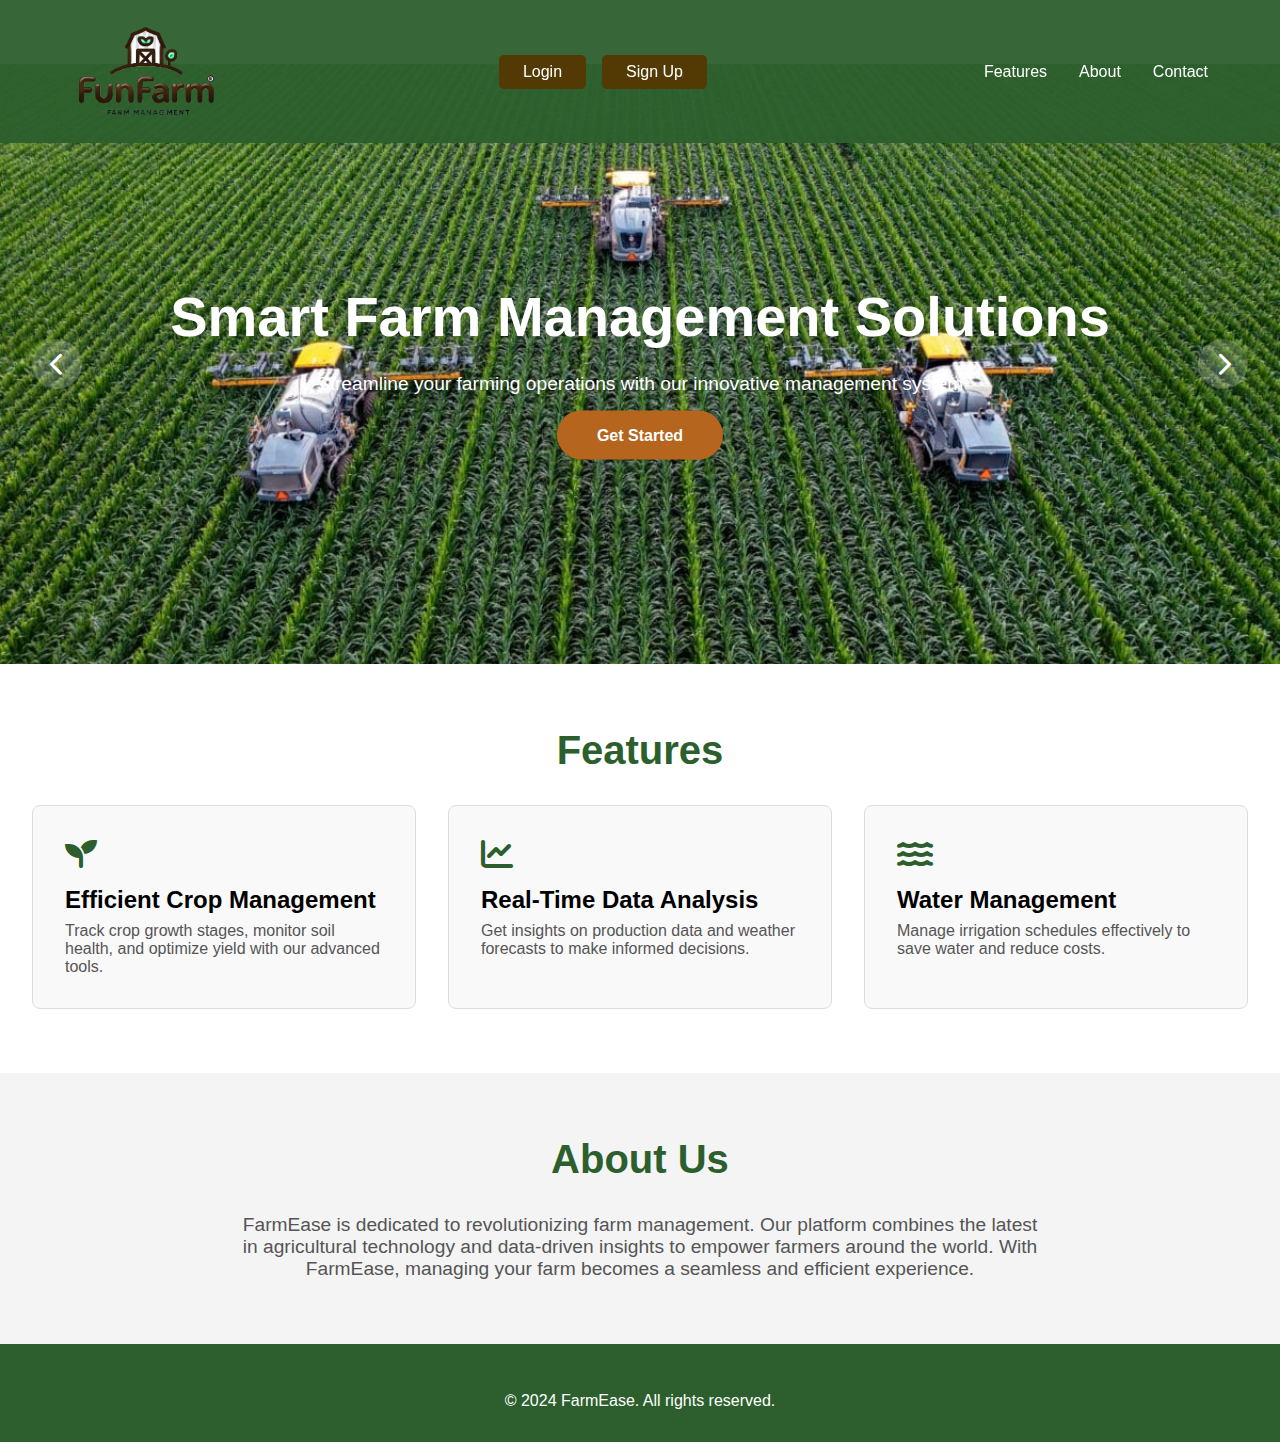
<file: index.html>
<!DOCTYPE html>
<html xmlns:th="http://www.thymeleaf.org" lang="en">
  <head>
    <meta charset="UTF-8" />
    <meta name="viewport" content="width=device-width, initial-scale=1.0" />
    <title th:text="${pageTitle}">FarmEase - Smart Farm Management</title>
    <link rel="stylesheet" th:href="@{/css/styles.css}" />
    <link
      href="https://cdnjs.cloudflare.com/ajax/libs/font-awesome/6.0.0/css/all.min.css"
      rel="stylesheet"
    />
    <style>
      /* Base Styles */
      * {
        margin: 0;
        padding: 0;
        box-sizing: border-box;
        font-family: "Segoe UI", Tahoma, Geneva, Verdana, sans-serif;
      }

      body {
        overflow-x: hidden;
      }

      /* Header Styles */
      header {
        background-color: rgba(44, 95, 45, 0.95);
        padding: 1rem;
        position: fixed;
        width: 100%;
        top: 0;
        z-index: 1000;
        transition: background-color 0.3s;
      }

      header.scrolled {
        background-color: rgba(44, 95, 45, 1);
        box-shadow: 0 2px 10px rgba(0, 0, 0, 0.1);
      }

      nav {
        display: flex;
        justify-content: space-between;
        align-items: center;
        max-width: 1200px;
        margin: 0 auto;
        padding: 0 2rem;
      }

      .auth-links {
        display: flex;
        gap: 1rem;
      }

      .auth-links a {
        color: white;
        background-color: #533a04; /* Brown-yellow color */
        text-decoration: none;
        font-weight: 500;
        padding: 0.5rem 1.5rem;
        border-radius: 5px;
      }

      .auth-links a:hover {
        background-color: #8a4d15; /* Darker shade for hover */
      }

      .nav-center {
        display: flex;
        gap: 2rem;
      }

      .nav-center a {
        color: white;
        text-decoration: none;
        font-weight: 500;
      }

      /* Slideshow Styles */
      .slideshow-container {
        margin-top: 4rem;
        position: relative;
        height: 600px;
        overflow: hidden;
      }

      .slide {
        position: absolute;
        width: 100%;
        height: 100%;
        opacity: 0;
        background-size: cover;
        background-position: center;
        transition: opacity 1s ease-in-out;
      }

      .slide.active {
        opacity: 1;
      }

      .slide-arrow {
        position: absolute;
        top: 50%;
        transform: translateY(-50%);
        width: 50px;
        height: 50px;
        background-color: rgba(255, 255, 255, 0.2);
        border-radius: 50%;
        display: flex;
        align-items: center;
        justify-content: center;
        cursor: pointer;
        z-index: 10;
      }

      .slide-arrow.prev {
        left: 2rem;
      }

      .slide-arrow.next {
        right: 2rem;
      }

      .slide-arrow i {
        color: white;
        font-size: 1.5rem;
      }

      .hero-content {
        position: absolute;
        top: 50%;
        left: 50%;
        transform: translate(-50%, -50%);
        text-align: center;
        color: white;
        width: 80%;
      }

      .hero-content h1 {
        font-size: 3.5rem;
        margin-bottom: 1.5rem;
      }

      .hero-content p {
        font-size: 1.2rem;
        margin-bottom: 2rem;
      }

      .cta-button {
        padding: 1rem 2.5rem;
        background-color: #b5651d; /* Brown-yellow color */
        color: white;
        text-decoration: none;
        border-radius: 50px;
        font-weight: 600;
      }

      .cta-button:hover {
        background-color: #f1ab12; /* Darker shade for hover */
      }

      /* Features Section */
      .features-section {
        padding: 4rem 2rem;
        text-align: center;
      }

      .features-section h2 {
        font-size: 2.5rem;
        margin-bottom: 2rem;
        color: #2c5f2d;
      }

      .features-list {
        display: flex;
        gap: 2rem;
        flex-wrap: wrap;
        justify-content: center;
      }

      .feature-item {
        flex: 1 1 300px;
        padding: 2rem;
        border: 1px solid #ddd;
        border-radius: 8px;
        background-color: #f9f9f9;
        text-align: left;
      }

      .feature-item i {
        font-size: 2rem;
        color: #2c5f2d;
      }

      .feature-item h3 {
        margin-top: 1rem;
        font-size: 1.5rem;
      }

      .feature-item p {
        margin-top: 0.5rem;
        color: #555;
      }

      /* About Section */
      .about-section {
        padding: 4rem 2rem;
        background-color: #f4f4f4;
        text-align: center;
      }

      .about-section h2 {
        font-size: 2.5rem;
        margin-bottom: 2rem;
        color: #2c5f2d;
      }

      .about-content {
        max-width: 800px;
        margin: 0 auto;
        font-size: 1.2rem;
        color: #555;
      }

      /* Footer Section */
      footer {
        padding: 2rem;
        background-color: #2c5f2d;
        color: white;
        text-align: center;
      }

      footer p {
        margin-top: 1rem;
        font-size: 1rem;
      }
      .logo-m {
        height: 100%;
      }
      .logo-m img {
        width: 150px;
        height: 100%;
      }
    </style>
  </head>
  <body>
    <!-- Header -->
    <header>
      <nav>
        <div class="logo-m">
          <img src="logo3.png" />
        </div>
        <div class="auth-links">
          <a href="login.html">Login</a>
          <a href="register.html">Sign Up</a>
        </div>
        <div class="nav-center">
          <a href="#features">Features</a>
          <a href="#about">About</a>
          <a href="#contact">Contact</a>
        </div>
      </nav>
    </header>

    <!-- Slideshow Container -->
    <div class="slideshow-container">
      <div
        class="slide active"
        style="background-image: url('background1.jpg')"
      ></div>
      <div class="slide" style="background-image: url('background2.jpg')"></div>
      <div class="slide" style="background-image: url('background3.jpg')"></div>

      <div class="slide-arrow prev"><i class="fas fa-chevron-left"></i></div>
      <div class="slide-arrow next"><i class="fas fa-chevron-right"></i></div>

      <div class="hero-content">
        <h1>Smart Farm Management Solutions</h1>
        <p>
          Streamline your farming operations with our innovative management
          system
        </p>
        <a href="login.html" class="cta-button">Get Started</a>
      </div>
    </div>

    <!-- Features Section -->
    <section id="features" class="features-section">
      <h2>Features</h2>
      <div class="features-list">
        <div class="feature-item">
          <i class="fas fa-seedling"></i>
          <h3>Efficient Crop Management</h3>
          <p>
            Track crop growth stages, monitor soil health, and optimize yield
            with our advanced tools.
          </p>
        </div>
        <div class="feature-item">
          <i class="fas fa-chart-line"></i>
          <h3>Real-Time Data Analysis</h3>
          <p>
            Get insights on production data and weather forecasts to make
            informed decisions.
          </p>
        </div>
        <div class="feature-item">
          <i class="fas fa-water"></i>
          <h3>Water Management</h3>
          <p>
            Manage irrigation schedules effectively to save water and reduce
            costs.
          </p>
        </div>
      </div>
    </section>

    <!-- About Section -->
    <section id="about" class="about-section">
      <h2>About Us</h2>
      <div class="about-content">
        <p>
          FarmEase is dedicated to revolutionizing farm management. Our platform
          combines the latest in agricultural technology and data-driven
          insights to empower farmers around the world. With FarmEase, managing
          your farm becomes a seamless and efficient experience.
        </p>
      </div>
    </section>

    <!-- Footer Section -->
    <footer>
      <p>&copy; 2024 FarmEase. All rights reserved.</p>
    </footer>

    <!-- JavaScript for Slideshow -->
    <script>
      let currentSlide = 0;
      const slides = document.querySelectorAll(".slide");
      const prevArrow = document.querySelector(".slide-arrow.prev");
      const nextArrow = document.querySelector(".slide-arrow.next");

      function showSlide(index) {
        slides[currentSlide].classList.remove("active");
        currentSlide = (index + slides.length) % slides.length;
        slides[currentSlide].classList.add("active");
      }

      function autoSlide() {
        showSlide(currentSlide + 1);
      }

      let autoSlideInterval = setInterval(autoSlide, 5000);

      prevArrow.addEventListener("click", () => {
        clearInterval(autoSlideInterval);
        showSlide(currentSlide - 1);
        autoSlideInterval = setInterval(autoSlide, 5000);
      });

      nextArrow.addEventListener("click", () => {
        clearInterval(autoSlideInterval);
        showSlide(currentSlide + 1);
        autoSlideInterval = setInterval(autoSlide, 5000);
      });

      window.addEventListener("scroll", () => {
        document
          .querySelector("header")
          .classList.toggle("scrolled", window.scrollY > 50);
      });
    </script>
  </body>
</html>
</file>
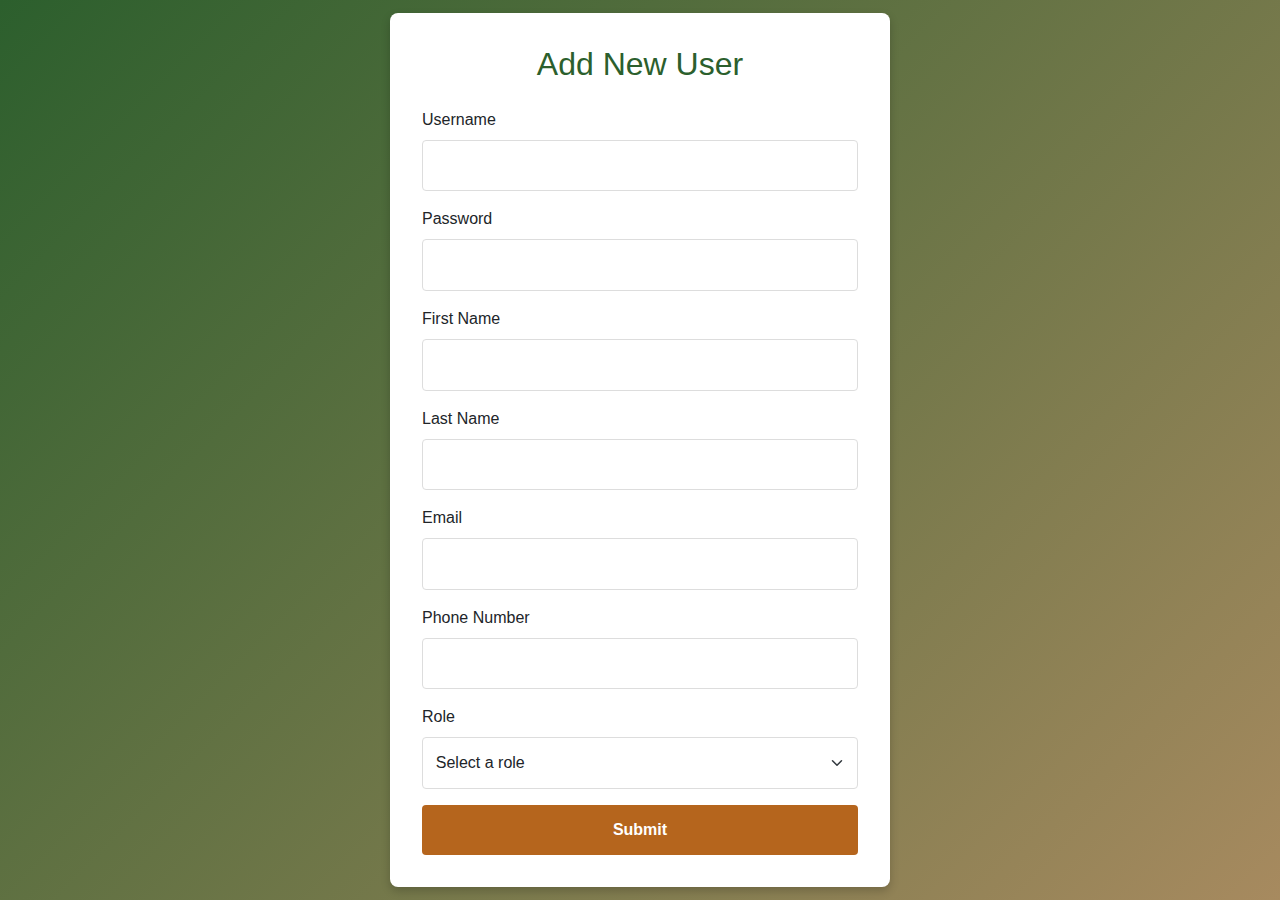
<file: add-user.html>
<!DOCTYPE html>
<html lang="en" xmlns:th="http://www.thymeleaf.org">
  <head>
    <meta charset="utf-8" />
    <title>Add New User</title>
    <link
      href="https://cdn.jsdelivr.net/npm/bootstrap@5.2.2/dist/css/bootstrap.min.css"
      rel="stylesheet"
    />
    <style>
      /* Background and Base Styles */
      body {
        display: flex;
        justify-content: center;
        align-items: center;
        min-height: 100vh;
        margin: 0;
        background: linear-gradient(135deg, #2c5f2d, #a78a5f);
        font-family: Arial, sans-serif;
      }

      /* Centered Form Container */
      .user-form-container {
        width: 100%;
        max-width: 500px;
        padding: 2rem;
        background-color: #ffffff;
        border-radius: 8px;
        box-shadow: 0 4px 10px rgba(0, 0, 0, 0.2);
      }

      /* Title Styles */
      .user-form-container h2 {
        font-size: 2rem;
        color: #2c5f2d;
        text-align: center;
        margin-bottom: 1.5rem;
      }

      /* Button Styles */
      .user-form-container button {
        width: 100%;
        padding: 0.8rem;
        background-color: #b5651d;
        border: none;
        color: #ffffff;
        font-size: 1rem;
        font-weight: bold;
        border-radius: 4px;
        cursor: pointer;
        transition: background-color 0.3s ease;
      }

      .user-form-container button:hover {
        background-color: #8a4d15;
      }

      /* Form Field Styles */
      .user-form-container .form-control,
      .user-form-container .form-select {
        padding: 0.8rem;
        margin-bottom: 1rem;
        border: 1px solid #ddd;
        border-radius: 4px;
        font-size: 1rem;
        box-sizing: border-box;
      }
    </style>
  </head>
  <body>
    <div class="user-form-container">
      <h2>Add New User</h2>
      <form th:action="@{/admin/users}" method="post">
        <div class="mb-3">
          <label for="username" class="form-label">Username</label>
          <input
            type="text"
            id="username"
            name="username"
            class="form-control"
            required
          />
        </div>
        <div class="mb-3">
          <label for="password" class="form-label">Password</label>
          <input
            type="text"
            id="password"
            name="password"
            class="form-control"
            required
          />
        </div>
        <div class="mb-3">
          <label for="firstName" class="form-label">First Name</label>
          <input
            type="text"
            id="firstName"
            name="firstName"
            class="form-control"
            required
          />
        </div>
        <div class="mb-3">
          <label for="lastName" class="form-label">Last Name</label>
          <input
            type="text"
            id="lastName"
            name="lastName"
            class="form-control"
            required
          />
        </div>
        <div class="mb-3">
          <label for="email" class="form-label">Email</label>
          <input
            type="email"
            id="email"
            name="email"
            class="form-control"
            required
          />
        </div>
        <div class="mb-3">
          <label for="phoneNumber" class="form-label">Phone Number</label>
          <input
            type="text"
            id="phoneNumber"
            name="phoneNumber"
            class="form-control"
            required
          />
        </div>
        <div class="mb-3">
          <label for="role" class="form-label">Role</label>
          <select id="role" name="role" class="form-select" required>
            <option value="" disabled selected>Select a role</option>
            <option value="ROLE_USER">Customer</option>
            <option value="ROLE_SELLER">Seller</option>
            <option value="ROLE_ADMIN">Admin</option>
          </select>
        </div>
        <button type="submit" class="btn btn-primary">Submit</button>
      </form>
    </div>
  </body>
</html>
</file>
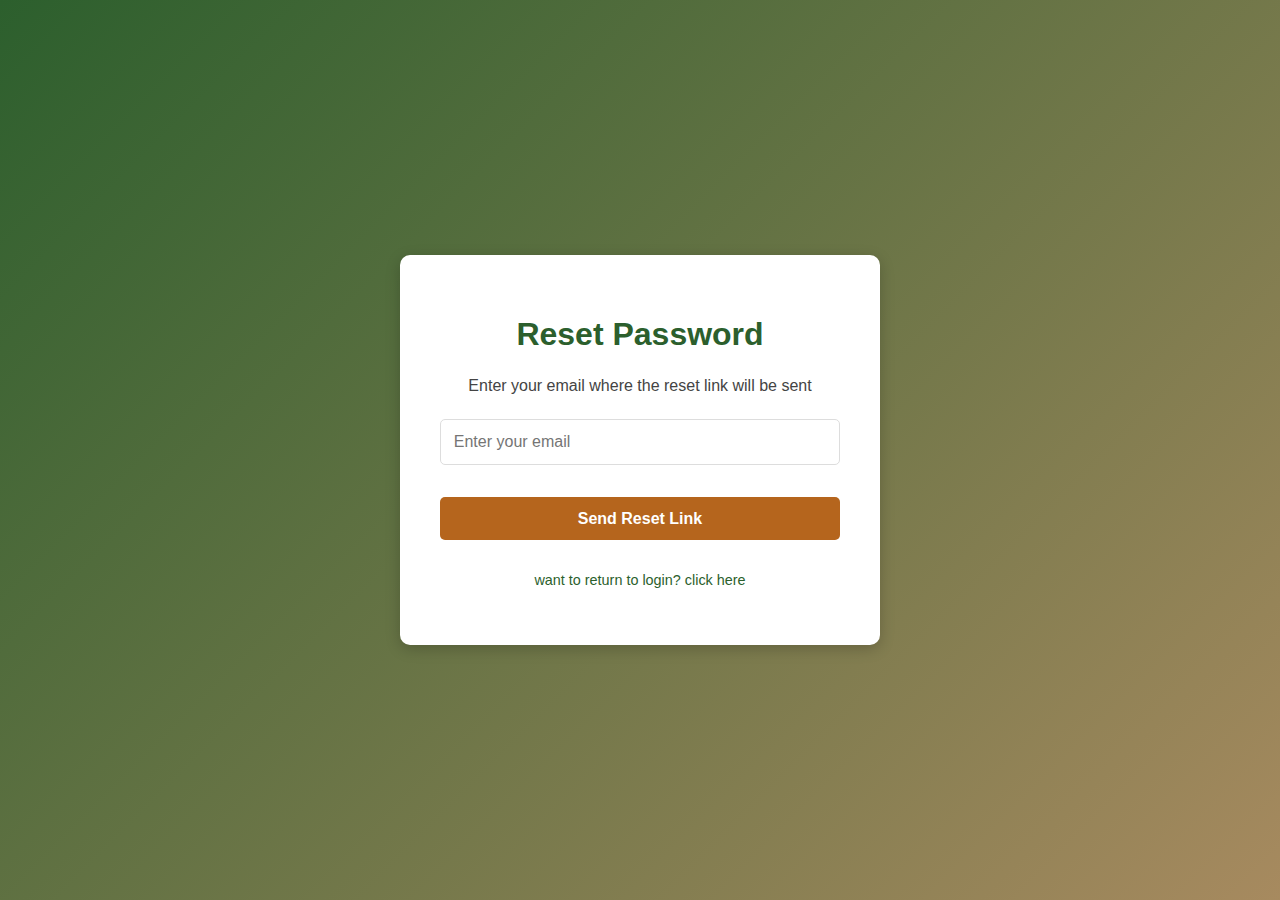
<file: forgot-password.html>
<!DOCTYPE html>
<html xmlns:th="http://www.thymeleaf.org" lang="en">
  <head>
    <meta charset="UTF-8" />
    <meta name="viewport" content="width=device-width, initial-scale=1.0" />
    <title>Forgot Password - FarmEase</title>
    <style>
      /* Base Background */
      body {
        display: flex;
        justify-content: center;
        align-items: center;
        min-height: 100vh;
        margin: 0;
        background: linear-gradient(135deg, #2c5f2d, #a78a5f);
        font-family: Arial, sans-serif;
      }

      /* Container for Forgot Password Section */
      .forgot-password-container {
        width: 400px;
        padding: 2.5rem;
        background-color: #ffffff;
        border-radius: 10px;
        box-shadow: 0 4px 15px rgba(0, 0, 0, 0.2);
        text-align: center;
      }

      /* Title Styling */
      .forgot-password-container h1 {
        font-size: 2rem;
        color: #2c5f2d;
        margin-bottom: 1.5rem;
      }

      /* Motivational Text Styling */
      .forgot-password-container .motivational-text {
        font-size: 1rem;
        color: #444;
        margin-bottom: 1.5rem;
      }

      /* Input Fields */
      .forgot-password-container input[type="email"] {
        width: 100%;
        padding: 0.8rem;
        margin-bottom: 1rem;
        border: 1px solid #ddd;
        border-radius: 5px;
        font-size: 1rem;
        box-sizing: border-box;
      }

      /* Button Styling */
      .forgot-password-container button {
        width: 100%;
        padding: 0.8rem;
        background-color: #b5651d;
        border: none;
        color: #ffffff;
        font-size: 1rem;
        font-weight: bold;
        border-radius: 5px;
        cursor: pointer;
        margin-top: 1rem;
        transition: background-color 0.3s ease;
      }

      .forgot-password-container button:hover {
        background-color: #8a4d15;
      }

      /* Link Styling */
      .forgot-password-container a {
        color: #2c5f2d;
        text-decoration: none;
        font-size: 0.9rem;
        display: inline-block;
        margin-top: 1rem;
        transition: color 0.3s ease;
      }

      .forgot-password-container a:hover {
        color: #1d441e;
      }
    </style>
  </head>
  <body>
    <div class="forgot-password-container">
      <h1>Reset Password</h1>
      <p class="motivational-text">
        Enter your email where the reset link will be sent
      </p>
      <div th:if="${message}" class="message" th:text="${message}"></div>
      <form action="#" th:action="@{/forgot-password}" method="post">
        <input
          type="email"
          id="email"
          name="email"
          placeholder="Enter your email"
          required
        />
        <button type="submit">Send Reset Link</button>
      </form>
      <p><a th:href="@{/login}">want to return to login? click here</a></p>
    </div>
  </body>
</html>
</file>
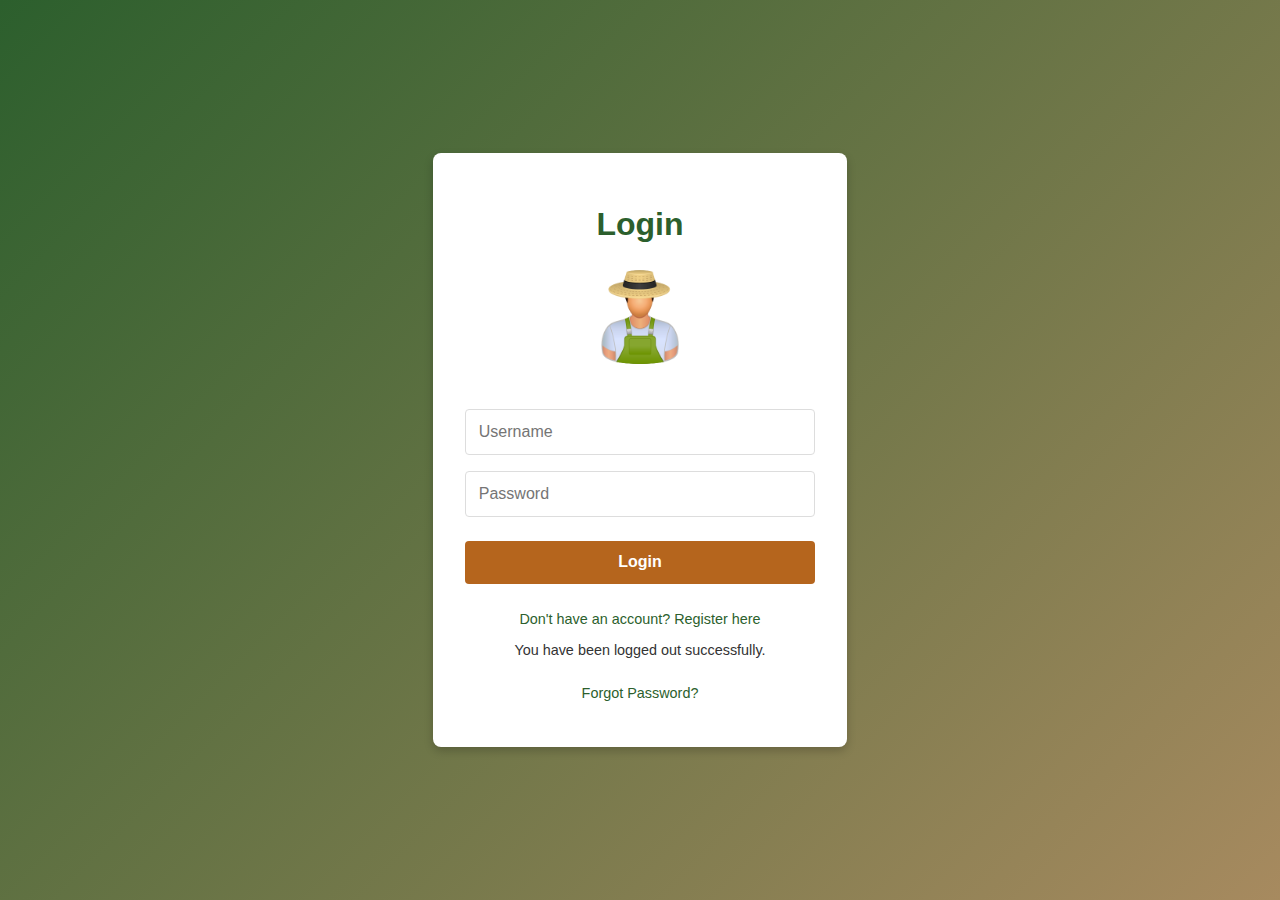
<file: login.html>
<!DOCTYPE html>
<html xmlns:th="http://www.thymeleaf.org" lang="en">
  <head>
    <meta charset="UTF-8" />
    <meta name="viewport" content="width=device-width, initial-scale=1.0" />
    <title>Login - FarmEase</title>
    <style>
      /* Background and Base Styles */
      body {
        display: flex;
        justify-content: center;
        align-items: center;
        min-height: 100vh;
        margin: 0;
        background: linear-gradient(135deg, #2c5f2d, #a78a5f);
        font-family: Arial, sans-serif;
      }

      /* Centered Form Container */
      .login-container {
        width: 350px;
        padding: 2rem;
        background-color: #ffffff;
        border-radius: 8px;
        box-shadow: 0 4px 10px rgba(0, 0, 0, 0.2);
        text-align: center;
      }

      /* Title Styles */
      .login-container h1 {
        font-size: 2rem;
        color: #2c5f2d;
        margin-bottom: 0.5rem;
      }

      /* Icon Styles */
      .login-icon {
        width: 100px;
        margin: 1rem 0;
      }

      /* Form Field Styles */
      .login-container input[type="text"],
      .login-container input[type="password"] {
        width: 100%;
        padding: 0.8rem;
        margin: 0.5rem 0;
        border: 1px solid #ddd;
        border-radius: 4px;
        font-size: 1rem;
        box-sizing: border-box;
      }

      /* Button Styles */
      .login-container button {
        width: 100%;
        padding: 0.8rem;
        background-color: #b5651d;
        border: none;
        color: #ffffff;
        font-size: 1rem;
        font-weight: bold;
        border-radius: 4px;
        cursor: pointer;
        margin-top: 1rem;
        transition: background-color 0.3s ease;
      }

      .login-container button:hover {
        background-color: #8a4d15;
      }

      /* Link Styles */
      .login-container a {
        color: #2c5f2d;
        text-decoration: none;
        font-size: 0.9rem;
        display: inline-block;
        margin-top: 0.8rem;
        transition: color 0.3s ease;
      }

      .login-container a:hover {
        color: #1d441e;
      }

      /* Message and Error Styles */
      .login-container p {
        font-size: 0.9rem;
        color: #333;
        margin-top: 0.5rem;
      }

      .login-container p[th\\:if="${param.logout}"] {
        color: green;
      }
    </style>
  </head>
  <body>
    <div class="login-container">
      <h1>Login</h1>
      <!-- Farmer Icon -->
      <img src="icon30.png" alt="Farmer Icon" class="login-icon" />

      <div>
        <p th:text="${message}"></p>
      </div>
      <form action="#" th:action="@{/login}" method="post">
        <input type="text" name="username" placeholder="Username" required />
        <input
          type="password"
          name="password"
          placeholder="Password"
          required
        />
        <button type="submit">Login</button>
      </form>
      <p th:text="${error}"></p>
      <p><a th:href="@{/register}">Don't have an account? Register here</a></p>
      <p th:if="${param.logout}">You have been logged out successfully.</p>
      <p><a href="forgot-password.html">Forgot Password?</a></p>
    </div>
  </body>
</html>
</file>
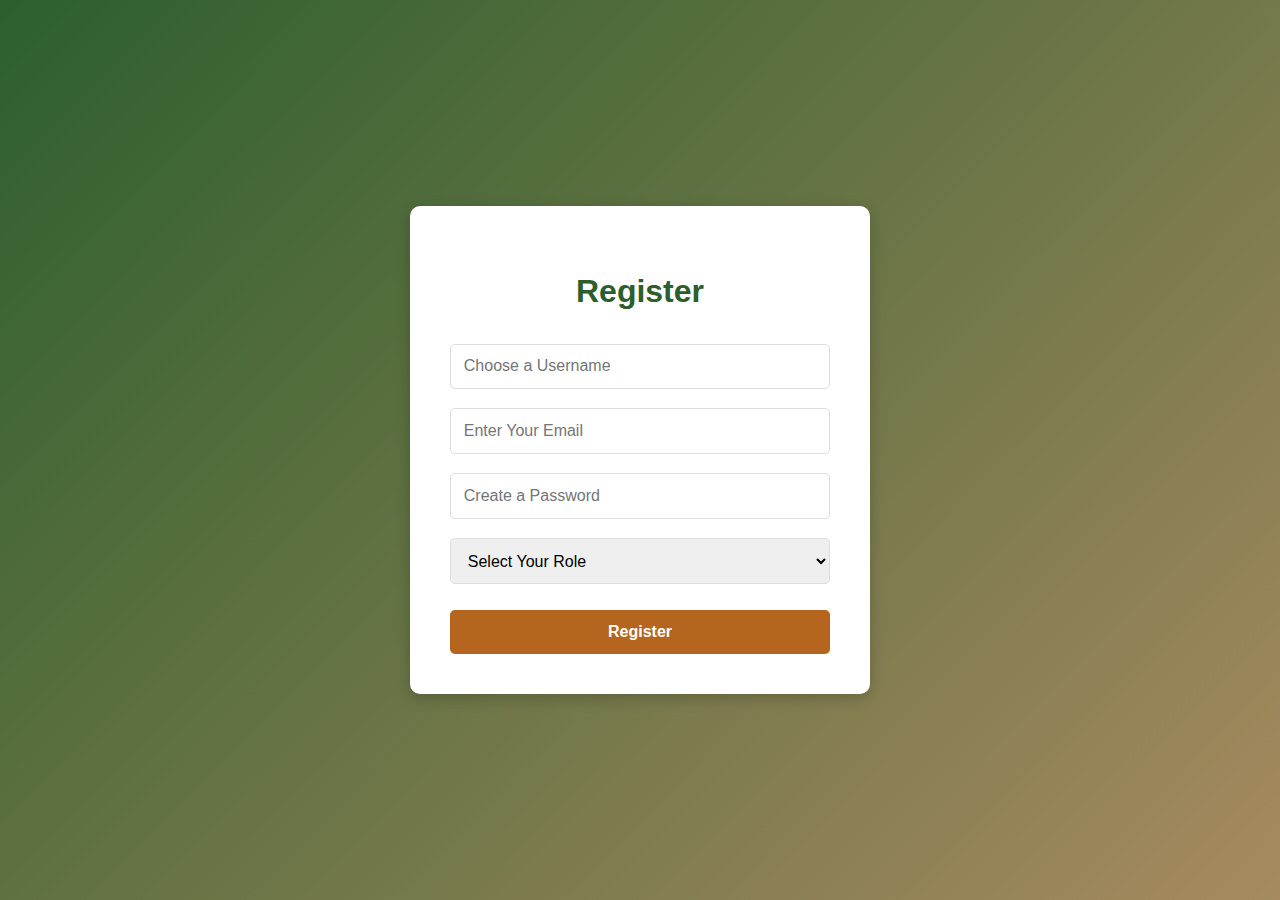
<file: register.html>
<!DOCTYPE html>
<html xmlns:th="http://www.thymeleaf.org" lang="en">
  <head>
    <meta charset="UTF-8" />
    <meta name="viewport" content="width=device-width, initial-scale=1.0" />
    <title>Register - FarmEase</title>
    <style>
      /* Background and Base Styles */
      body {
        display: flex;
        justify-content: center;
        align-items: center;
        min-height: 100vh;
        margin: 0;
        background: linear-gradient(135deg, #2c5f2d, #a78a5f);
        font-family: Arial, sans-serif;
      }

      /* Centered Form Container */
      .register-container {
        width: 380px;
        padding: 2.5rem;
        background-color: #ffffff;
        border-radius: 10px;
        box-shadow: 0 4px 15px rgba(0, 0, 0, 0.2);
        text-align: center;
      }

      /* Title Styles */
      .register-container h2 {
        font-size: 2rem;
        color: #2c5f2d;
        margin-bottom: 1.5rem;
      }

      /* Form Field Styles */
      .register-container input[type="text"],
      .register-container input[type="email"],
      .register-container input[type="password"],
      .register-container select {
        width: 100%;
        padding: 0.8rem;
        margin: 0.6rem 0;
        border: 1px solid #ddd;
        border-radius: 5px;
        font-size: 1rem;
        box-sizing: border-box;
      }

      /* Button Styles */
      .register-container button {
        width: 100%;
        padding: 0.8rem;
        background-color: #b5651d;
        border: none;
        color: #ffffff;
        font-size: 1rem;
        font-weight: bold;
        border-radius: 5px;
        cursor: pointer;
        margin-top: 1rem;
        transition: background-color 0.3s ease;
      }

      .register-container button:hover {
        background-color: #8a4d15;
      }

      /* Responsive Link Style */
      .register-container a {
        color: #2c5f2d;
        text-decoration: none;
        font-size: 0.9rem;
        display: inline-block;
        margin-top: 0.8rem;
        transition: color 0.3s ease;
      }

      .register-container a:hover {
        color: #1d441e;
      }
    </style>
  </head>
  <body>
    <div class="register-container">
      <h2>Register</h2>
      <form
        action="#"
        th:action="@{/register}"
        method="post"
        th:object="${user}"
      >
        <input
          type="text"
          th:field="*{username}"
          placeholder="Choose a Username"
          required
        />
        <input
          type="email"
          th:field="*{email}"
          placeholder="Enter Your Email"
          required
        />
        <input
          type="password"
          th:field="*{password}"
          placeholder="Create a Password"
          required
        />

        <!-- Role Selection -->
        <select th:field="*{role}" required>
          <option value="" disabled selected>Select Your Role</option>
          <option value="ROLE_USER">Customer</option>
          <option value="ROLE_SELLER">Farmer</option>
        </select>

        <button type="submit">Register</button>
      </form>
    </div>
  </body>
</html>
</file>
